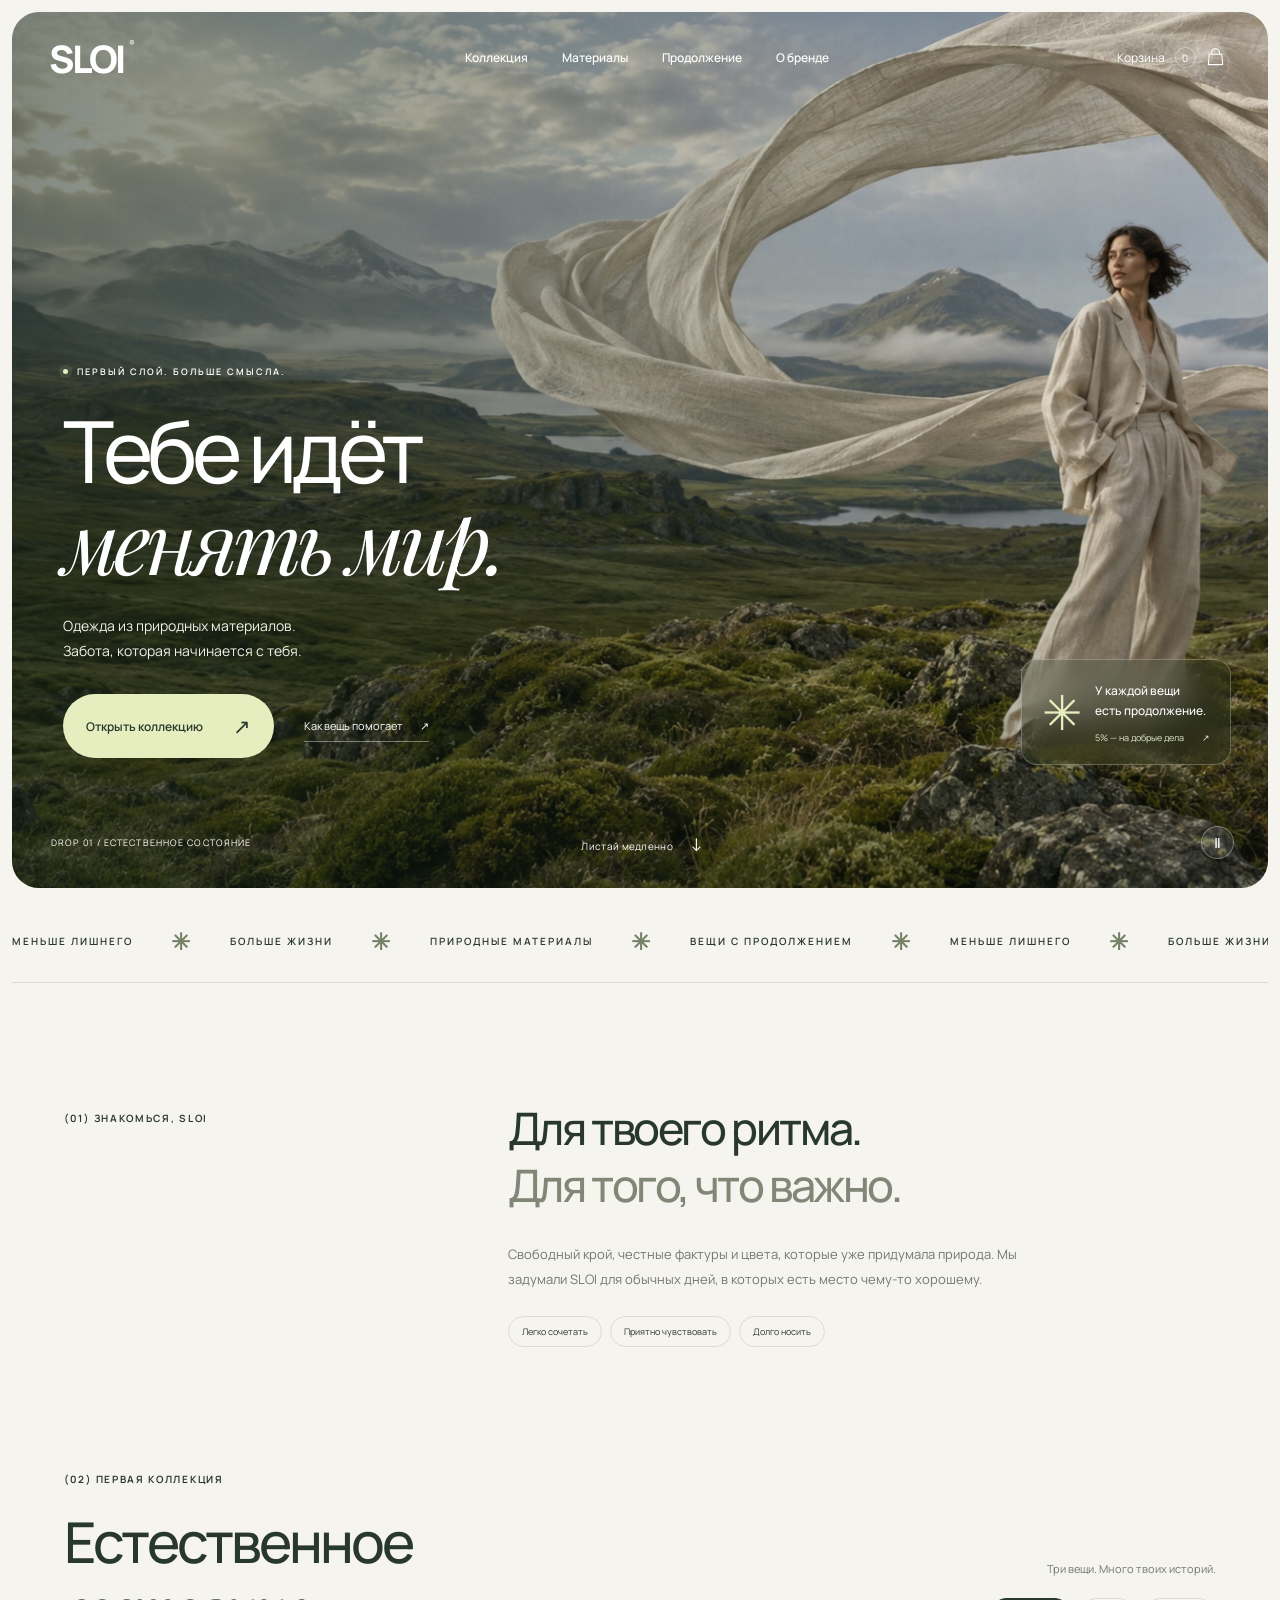
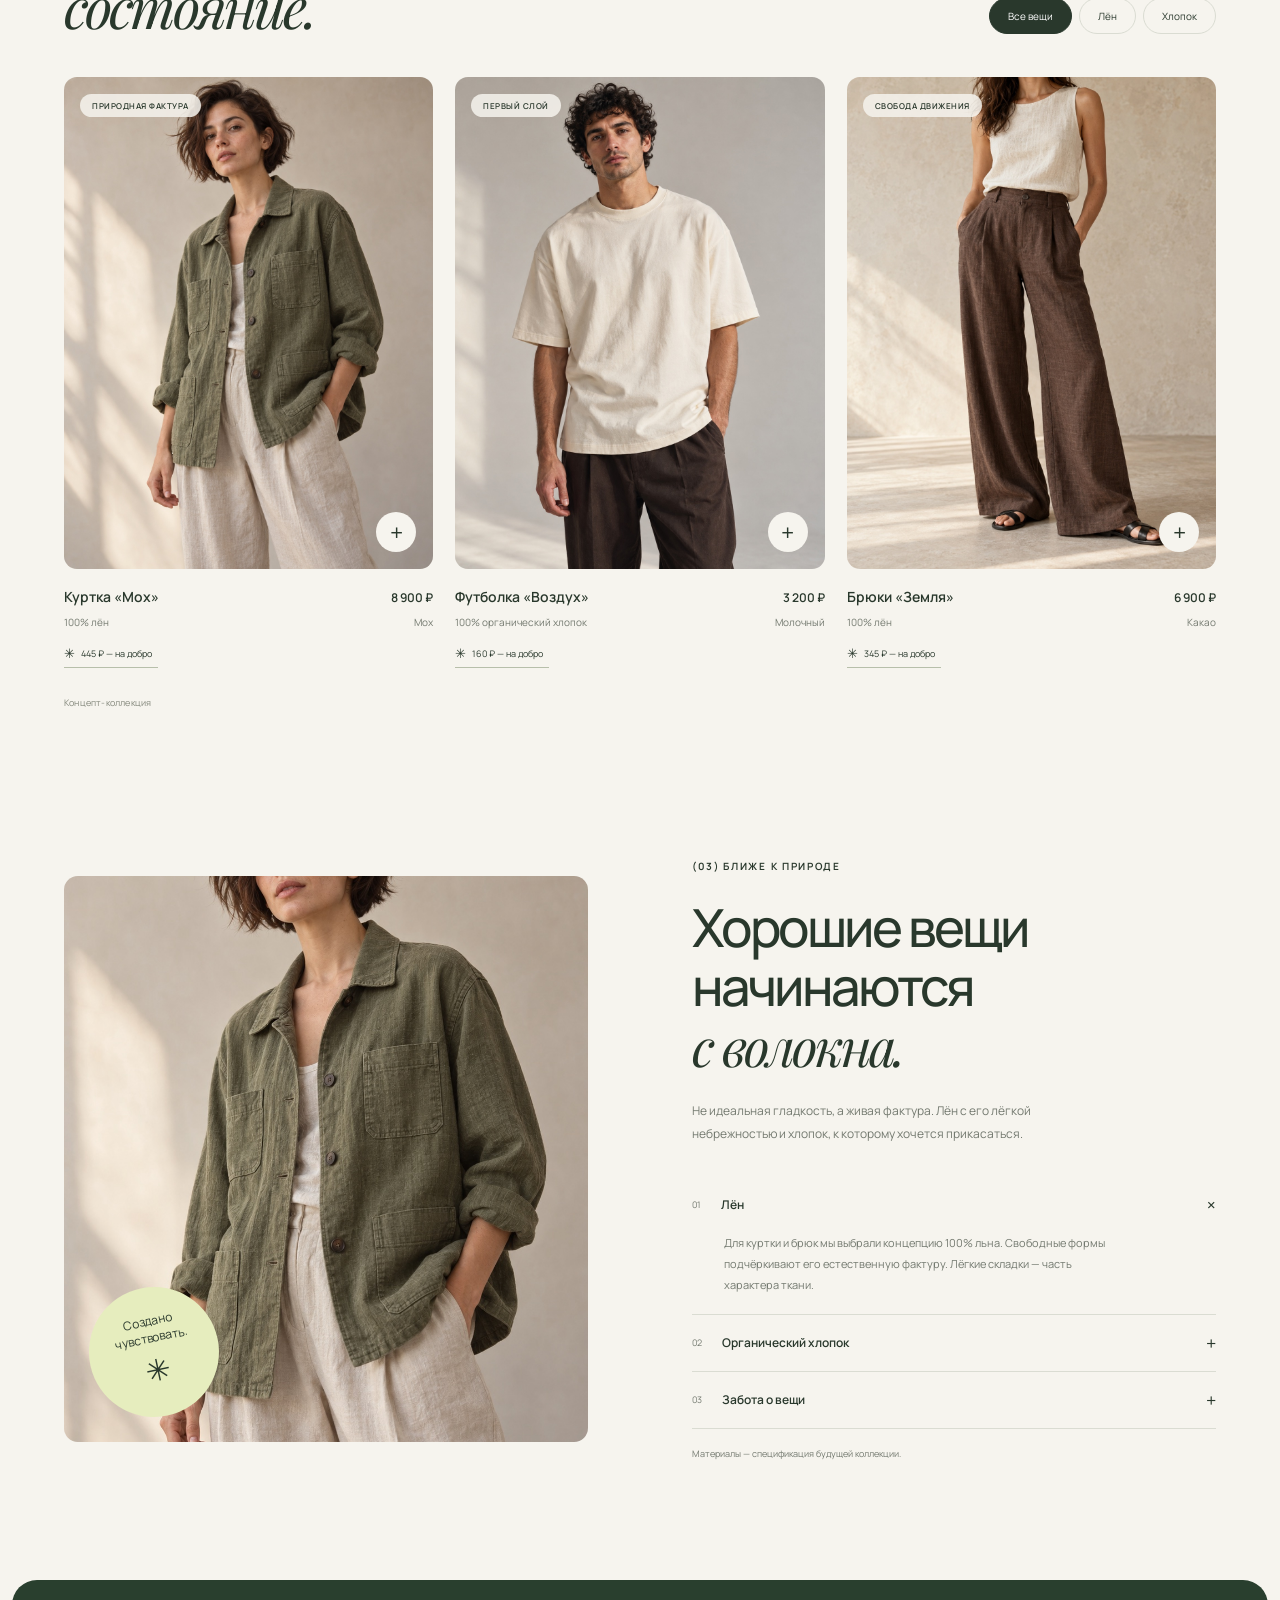
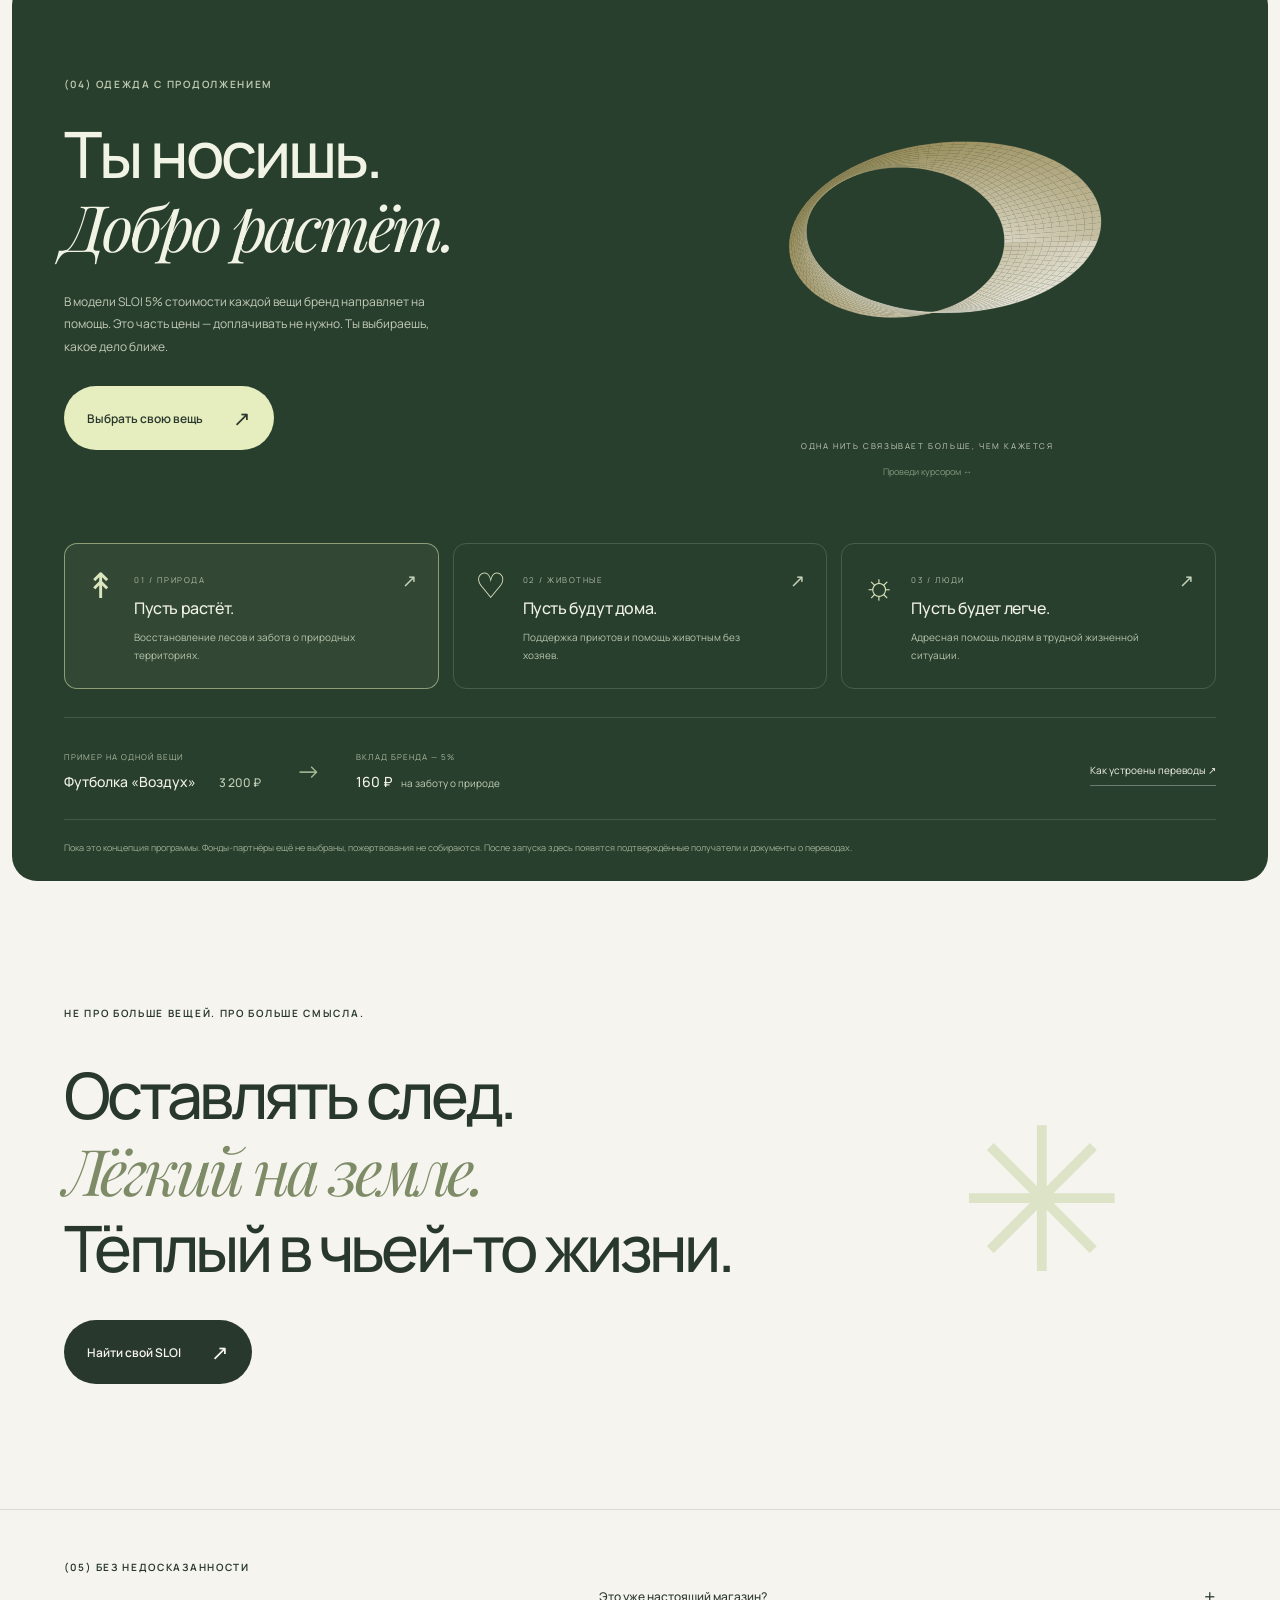
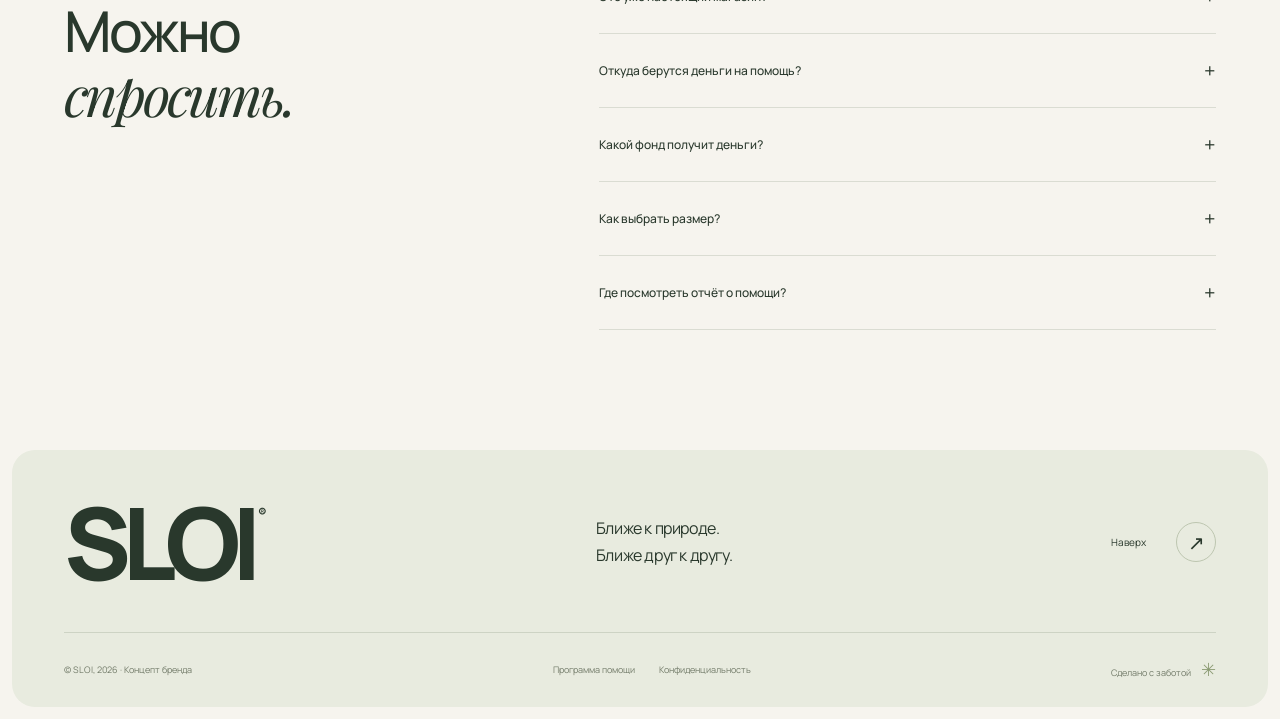
<file: sloi-site/index.html>
<!doctype html>
<html lang="ru">
<head>
<meta charset="UTF-8"><meta name="viewport" content="width=device-width, initial-scale=1.0"><meta name="theme-color" content="#273a2b">
<title>SLOI — Одежда с продолжением</title><meta name="description" content="Природные материалы, свободные формы и забота, которая продолжается после покупки. Открой первую коллекцию SLOI.">
<link rel="icon" href="data:image/svg+xml,%3Csvg xmlns='http://www.w3.org/2000/svg' viewBox='0 0 80 80'%3E%3Crect width='80' height='80' rx='20' fill='%232c402e'/%3E%3Ctext x='40' y='57' text-anchor='middle' font-size='54' font-family='Georgia' fill='%23ecefd0'%3ES%3C/text%3E%3C/svg%3E">
<link rel="preconnect" href="https://fonts.googleapis.com"><link rel="preconnect" href="https://fonts.gstatic.com" crossorigin><link href="https://fonts.googleapis.com/css2?family=Manrope:wght@400;450;500;550;600;650;700;800&family=Playfair+Display:ital,wght@1,400;1,500&display=swap" rel="stylesheet">
<link rel="stylesheet" href="styles.css"><script src="app.js" defer></script>
</head>
<body>
<a class="skip-link" href="#collection">Перейти к коллекции</a>
<main>
<section class="hero" id="top" aria-label="SLOI — первая коллекция">
<div class="hero-media"><img src="assets/hero.jpg" alt="Модель в льняном костюме в горной долине; над ней парит огромная светлая лента ткани" width="1672" height="941" fetchpriority="high"><video id="heroVideo" autoplay muted loop playsinline preload="auto" poster="assets/hero.jpg" aria-hidden="true"><source src="assets/hero.mp4" type="video/mp4"></video></div><div class="hero-shade"></div>
<header class="header"><a class="logo" href="#top" aria-label="SLOI — на главную">SLOI<span>®</span></a><nav class="desktop-nav" aria-label="Основная навигация"><a href="#collection">Коллекция</a><a href="#materials">Материалы</a><a href="#impact">Продолжение</a><a href="#about">О бренде</a></nav><div class="header-actions"><button class="cart-trigger" data-cart aria-label="Открыть корзину">Корзина <span class="cart-count">0</span><svg viewBox="0 0 24 24" aria-hidden="true"><path d="M7 8V6a5 5 0 0 1 10 0v2M4 8h16l1 13H3L4 8Z"/></svg></button><button class="menu-trigger" aria-label="Открыть меню" aria-expanded="false"><span></span><span></span></button></div></header>
<nav class="mobile-nav" aria-label="Мобильная навигация" hidden><a href="#collection">Коллекция</a><a href="#materials">Материалы</a><a href="#impact">Продолжение</a><a href="#about">О бренде</a></nav>
<div class="hero-copy"><div class="eyebrow hero-eyebrow"><span class="live-dot"></span> ПЕРВЫЙ СЛОЙ. БОЛЬШЕ СМЫСЛА.</div><h1>Тебе идёт<br><em>менять мир.</em></h1><p>Одежда из природных материалов.<br>Забота, которая начинается с тебя.</p><div class="hero-cta"><a href="#collection" class="button button-lime">Открыть коллекцию <span>↗</span></a><a class="text-link" href="#impact">Как вещь помогает <span>↗</span></a></div></div>
<div class="hero-bottom"><span>DROP 01 / ЕСТЕСТВЕННОЕ СОСТОЯНИЕ</span><a href="#collection" aria-label="Прокрутить к коллекции">Листай медленно <span>↓</span></a><button class="motion-toggle" id="motionToggle" aria-label="Остановить анимации" aria-pressed="false"><span aria-hidden="true">Ⅱ</span></button></div>
<a href="#impact" class="hero-impact"><span class="impact-star">✳</span><div><strong>У каждой вещи <br>есть продолжение.</strong><small>5% — на добрые дела <span>↗</span></small></div></a>
</section>
<div class="ticker" aria-hidden="true"><div class="ticker-track"><span>МЕНЬШЕ ЛИШНЕГО</span><i>✳</i><span>БОЛЬШЕ ЖИЗНИ</span><i>✳</i><span>ПРИРОДНЫЕ МАТЕРИАЛЫ</span><i>✳</i><span>ВЕЩИ С ПРОДОЛЖЕНИЕМ</span><i>✳</i><span>МЕНЬШЕ ЛИШНЕГО</span><i>✳</i><span>БОЛЬШЕ ЖИЗНИ</span><i>✳</i><span>ПРИРОДНЫЕ МАТЕРИАЛЫ</span><i>✳</i><span>ВЕЩИ С ПРОДОЛЖЕНИЕМ</span><i>✳</i></div></div>
<section class="intro section-wrap reveal" id="about"><span class="section-index">(01) ЗНАКОМЬСЯ, SLOI</span><div><h2>Для твоего ритма.<br><span>Для того, что важно.</span></h2><p>Свободный крой, честные фактуры и цвета, которые уже придумала природа. Мы задумали SLOI для обычных дней, в которых есть место чему-то хорошему.</p><div class="intro-tags"><span>Легко сочетать</span><span>Приятно чувствовать</span><span>Долго носить</span></div></div></section>
<section id="collection" class="collection section-wrap"><div class="section-head reveal"><div><span class="section-index">(02) ПЕРВАЯ КОЛЛЕКЦИЯ</span><h2>Естественное<br><em>состояние.</em></h2></div><div class="collection-aside"><p>Три вещи. Много твоих историй.</p><div class="filters" role="group" aria-label="Фильтр по материалу"><button class="active" data-filter="all" aria-pressed="true">Все вещи</button><button data-filter="linen" aria-pressed="false">Лён</button><button data-filter="cotton" aria-pressed="false">Хлопок</button></div></div></div><div class="products" id="products"></div><p class="collection-note">Концепт-коллекция</p></section>
<section id="materials" class="materials section-wrap"><div class="material-photo reveal"><img src="assets/jacket.jpg" alt="Льняная куртка цвета мха: фактура, карманы и свободный крой" loading="lazy" width="1086" height="1448"><div class="material-sticker">Создано<br>чувствовать.<span>✳</span></div></div><div class="material-copy reveal"><span class="section-index">(03) БЛИЖЕ К ПРИРОДЕ</span><h2>Хорошие вещи<br>начинаются<br><em>с волокна.</em></h2><p>Не идеальная гладкость, а живая фактура. Лён с его лёгкой небрежностью и хлопок, к которому хочется прикасаться.</p><div class="material-rows"><details open><summary><span>01</span> Лён <i>+</i></summary><p>Для куртки и брюк мы выбрали концепцию 100% льна. Свободные формы подчёркивают его естественную фактуру. Лёгкие складки — часть характера ткани.</p></details><details><summary><span>02</span> Органический хлопок <i>+</i></summary><p>Для футболки — плотный органический хлопок. До выпуска коллекции происхождение сырья и состав нужно подтвердить у производителя; сертификаты пока не заявлены.</p></details><details><summary><span>03</span> Забота о вещи <i>+</i></summary><p>Бережная стирка при 30°C, сушка без машинного нагрева и ремонт вместо ранней замены. Окончательные рекомендации появятся на ярлыке после тестирования образцов.</p></details></div><span class="fineprint">Материалы — спецификация будущей коллекции.</span></div></section>
<section id="impact" class="impact-section"><div class="impact-top"><div class="impact-copy reveal"><span class="section-index">(04) ОДЕЖДА С ПРОДОЛЖЕНИЕМ</span><h2>Ты носишь.<br><em>Добро растёт.</em></h2><p>В модели SLOI 5% стоимости каждой вещи бренд направляет на помощь. Это часть цены — доплачивать не нужно. Ты выбираешь, какое дело ближе.</p><a href="#collection" class="button button-lime">Выбрать свою вещь <span>↗</span></a></div><div class="ribbon-wrap"><canvas id="ribbonCanvas" role="img" aria-label="Медленно вращающаяся объёмная лента, символ непрерывной заботы"></canvas><span class="ribbon-caption">ОДНА НИТЬ СВЯЗЫВАЕТ БОЛЬШЕ, ЧЕМ КАЖЕТСЯ</span><span class="ribbon-tip">Проведи курсором ↔</span></div></div><div class="cause-selector" role="group" aria-label="Выбрать направление помощи"><button class="cause active" data-cause="nature" aria-pressed="true"><span class="cause-icon">↟</span><div><span>01 / ПРИРОДА</span><h3>Пусть растёт.</h3><p>Восстановление лесов и забота о природных территориях.</p></div><i>↗</i></button><button class="cause" data-cause="animals" aria-pressed="false"><span class="cause-icon">♡</span><div><span>02 / ЖИВОТНЫЕ</span><h3>Пусть будут дома.</h3><p>Поддержка приютов и помощь животным без хозяев.</p></div><i>↗</i></button><button class="cause" data-cause="people" aria-pressed="false"><span class="cause-icon">☼</span><div><span>03 / ЛЮДИ</span><h3>Пусть будет легче.</h3><p>Адресная помощь людям в трудной жизненной ситуации.</p></div><i>↗</i></button></div><div class="impact-calculator"><div><span>ПРИМЕР НА ОДНОЙ ВЕЩИ</span><strong>Футболка «Воздух» <span>3 200 ₽</span></strong></div><span class="calc-arrow">→</span><div><span>ВКЛАД БРЕНДА — 5%</span><strong>160 ₽ <em id="causeText">на заботу о природе</em></strong></div><button class="under-link" data-info="impact">Как устроены переводы ↗</button></div><p class="impact-disclosure">Пока это концепция программы. Фонды-партнёры ещё не выбраны, пожертвования не собираются. После запуска здесь появятся подтверждённые получатели и документы о переводах.</p></section>
<section class="manifesto section-wrap reveal"><span class="section-index">НЕ ПРО БОЛЬШЕ ВЕЩЕЙ. ПРО БОЛЬШЕ СМЫСЛА.</span><h2>Оставлять след.<br><em>Лёгкий на земле.</em><br>Тёплый в чьей-то жизни.</h2><a href="#collection" class="button button-dark">Найти свой SLOI <span>↗</span></a><span class="manifesto-star" aria-hidden="true">✳</span></section>
<section class="faq section-wrap"><div class="reveal"><span class="section-index">(05) БЕЗ НЕДОСКАЗАННОСТИ</span><h2>Можно<br><em>спросить.</em></h2></div><div class="faq-items reveal"><details><summary>Это уже настоящий магазин?<span>+</span></summary><p>Пока это работающий концепт бренда: можно изучить вещи, выбрать размер, собрать корзину и сохранить демозаказ. Товары ещё не выпущены; оплата и доставка не подключены.</p></details><details><summary>Откуда берутся деньги на помощь?<span>+</span></summary><p>По задумке 5% стоимости вещей выделяет бренд из своей выручки. В корзине отдельно показан этот вклад. Дополнительное округление суммы — только по твоему желанию, оно выключено по умолчанию.</p></details><details><summary>Какой фонд получит деньги?<span>+</span></summary><p>Сейчас можно выбрать направление: природа, животные или люди. До запуска нужно заключить договоры с фондами и показать их реквизиты. Мы не выдаём направления за существующие партнёрства.</p></details><details><summary>Как выбрать размер?<span>+</span></summary><p>Открой карточку вещи и таблицу размеров. Пока она иллюстрирует будущую размерную сетку; перед продажами её сверят с реальными образцами.</p></details><details><summary>Где посмотреть отчёт о помощи?<span>+</span></summary><p>После запуска программы отчёты будут содержать период, получателя, сумму и платёжные документы. Сейчас переводов не было, поэтому счётчик помощи и выдуманные отчёты здесь не публикуются.</p></details></div></section>
</main>
<footer class="footer"><div class="footer-top"><a href="#top" class="footer-logo" aria-label="SLOI — наверх">SLOI<sup>®</sup></a><p>Ближе к природе.<br>Ближе друг к другу.</p><a href="#top" class="back-top">Наверх <span>↗</span></a></div><div class="footer-bottom"><span>© SLOI, 2026 · Концепт бренда</span><div><button data-info="impact">Программа помощи</button><button data-info="privacy">Конфиденциальность</button></div><span>Сделано с заботой <i>✳</i></span></div></footer>
<dialog id="productDialog" class="product-dialog"><button class="dialog-close" aria-label="Закрыть карточку">×</button><div id="productContent"></div></dialog>
<dialog id="cartDialog" class="cart-dialog"><div class="cart-header"><div><span class="section-index">ВЕЩИ, КОТОРЫЕ ТЕБЕ БЛИЗКИ</span><h2>Твой слой<span>♡</span></h2></div><button class="dialog-close" aria-label="Закрыть корзину">×</button></div><div id="cartContent"></div></dialog>
<dialog id="infoDialog" class="info-dialog"><button class="dialog-close" aria-label="Закрыть информацию">×</button><div id="infoContent"></div></dialog>
<div id="toast" class="toast" role="status" aria-live="polite"></div>
</body></html>
</file>
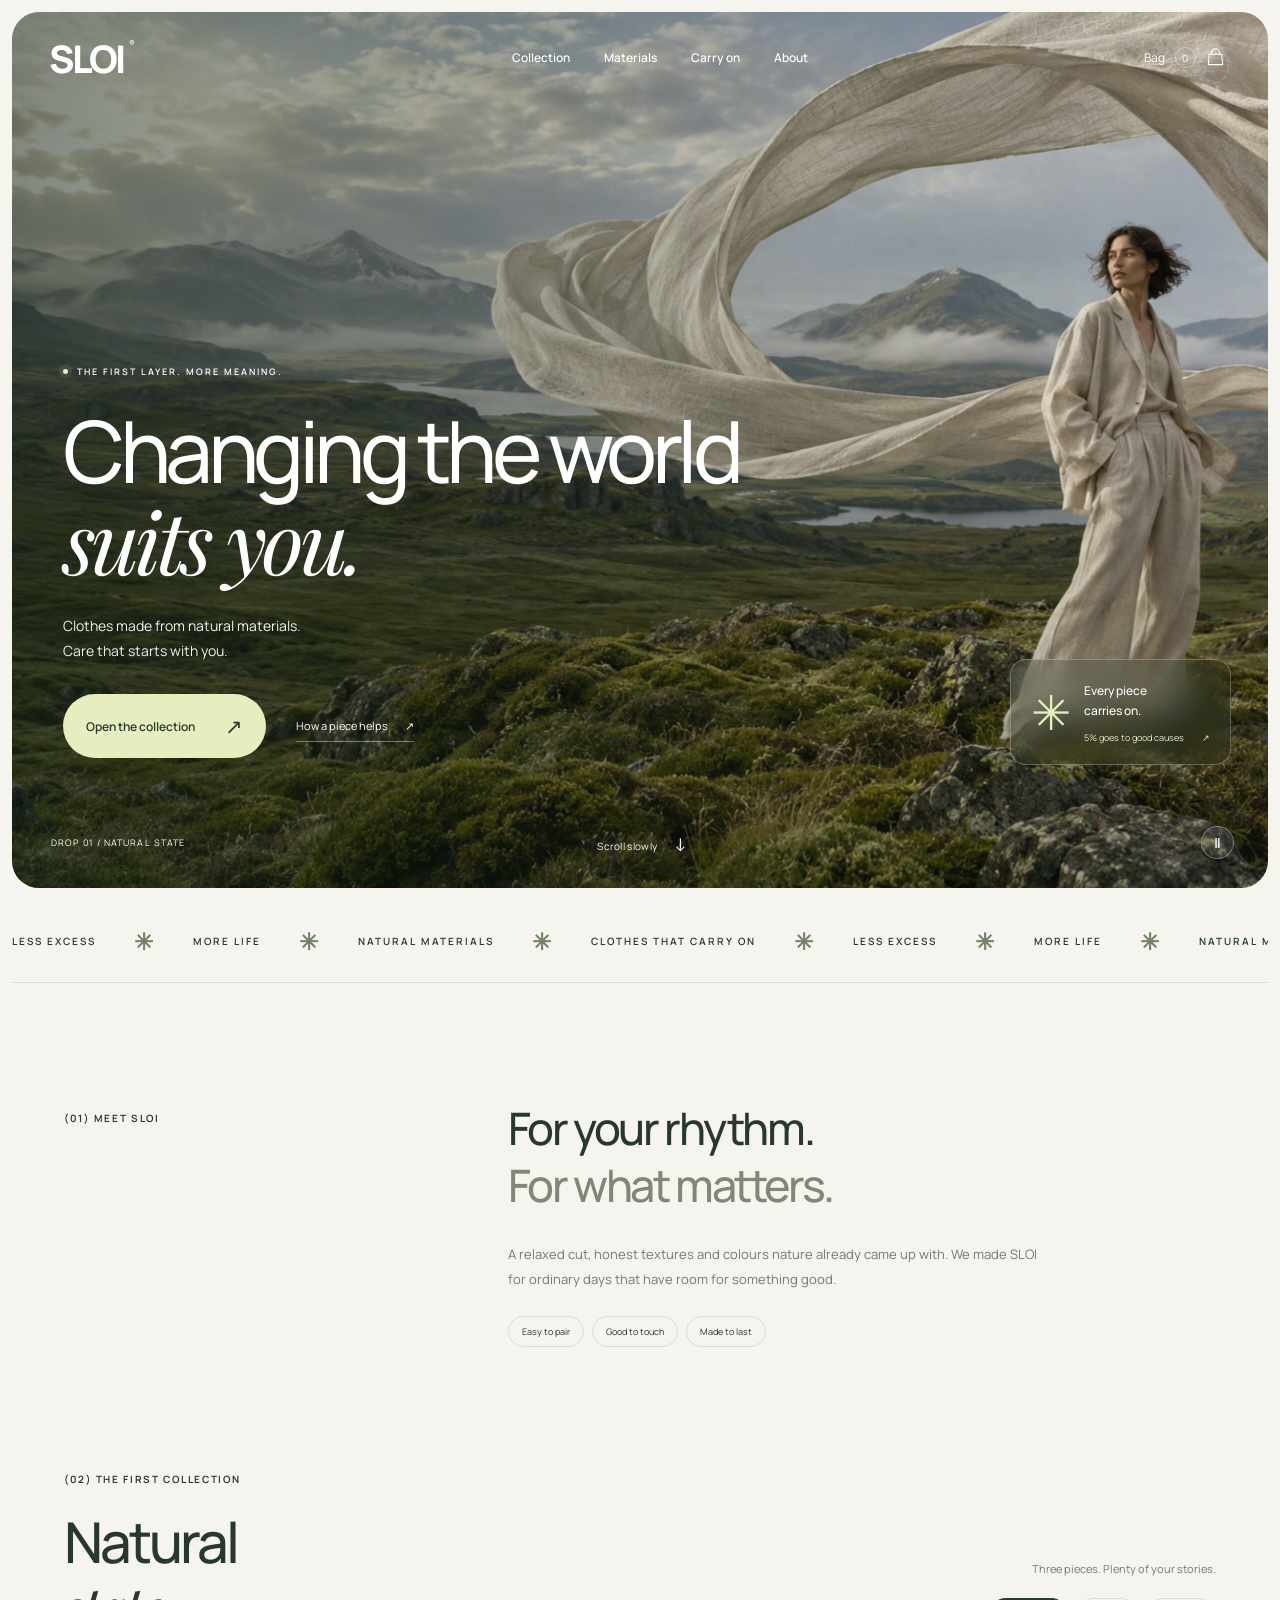
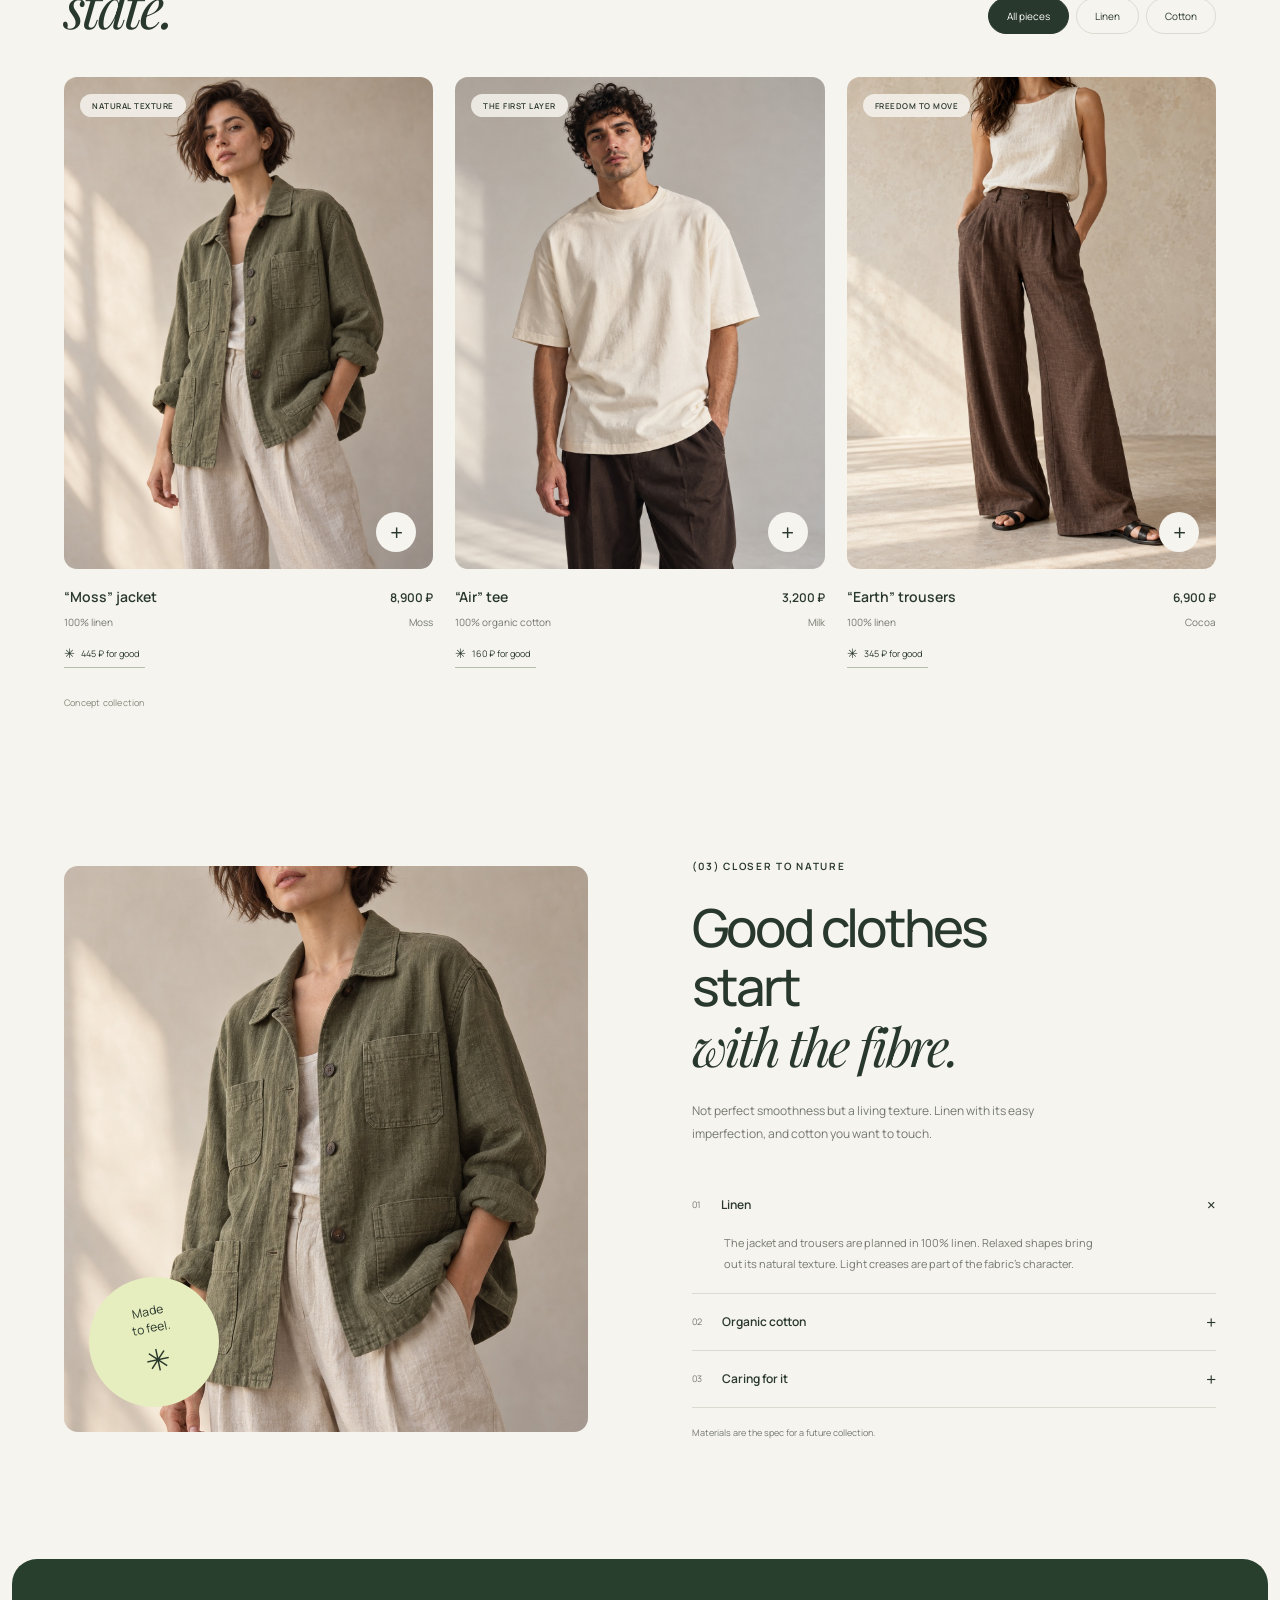
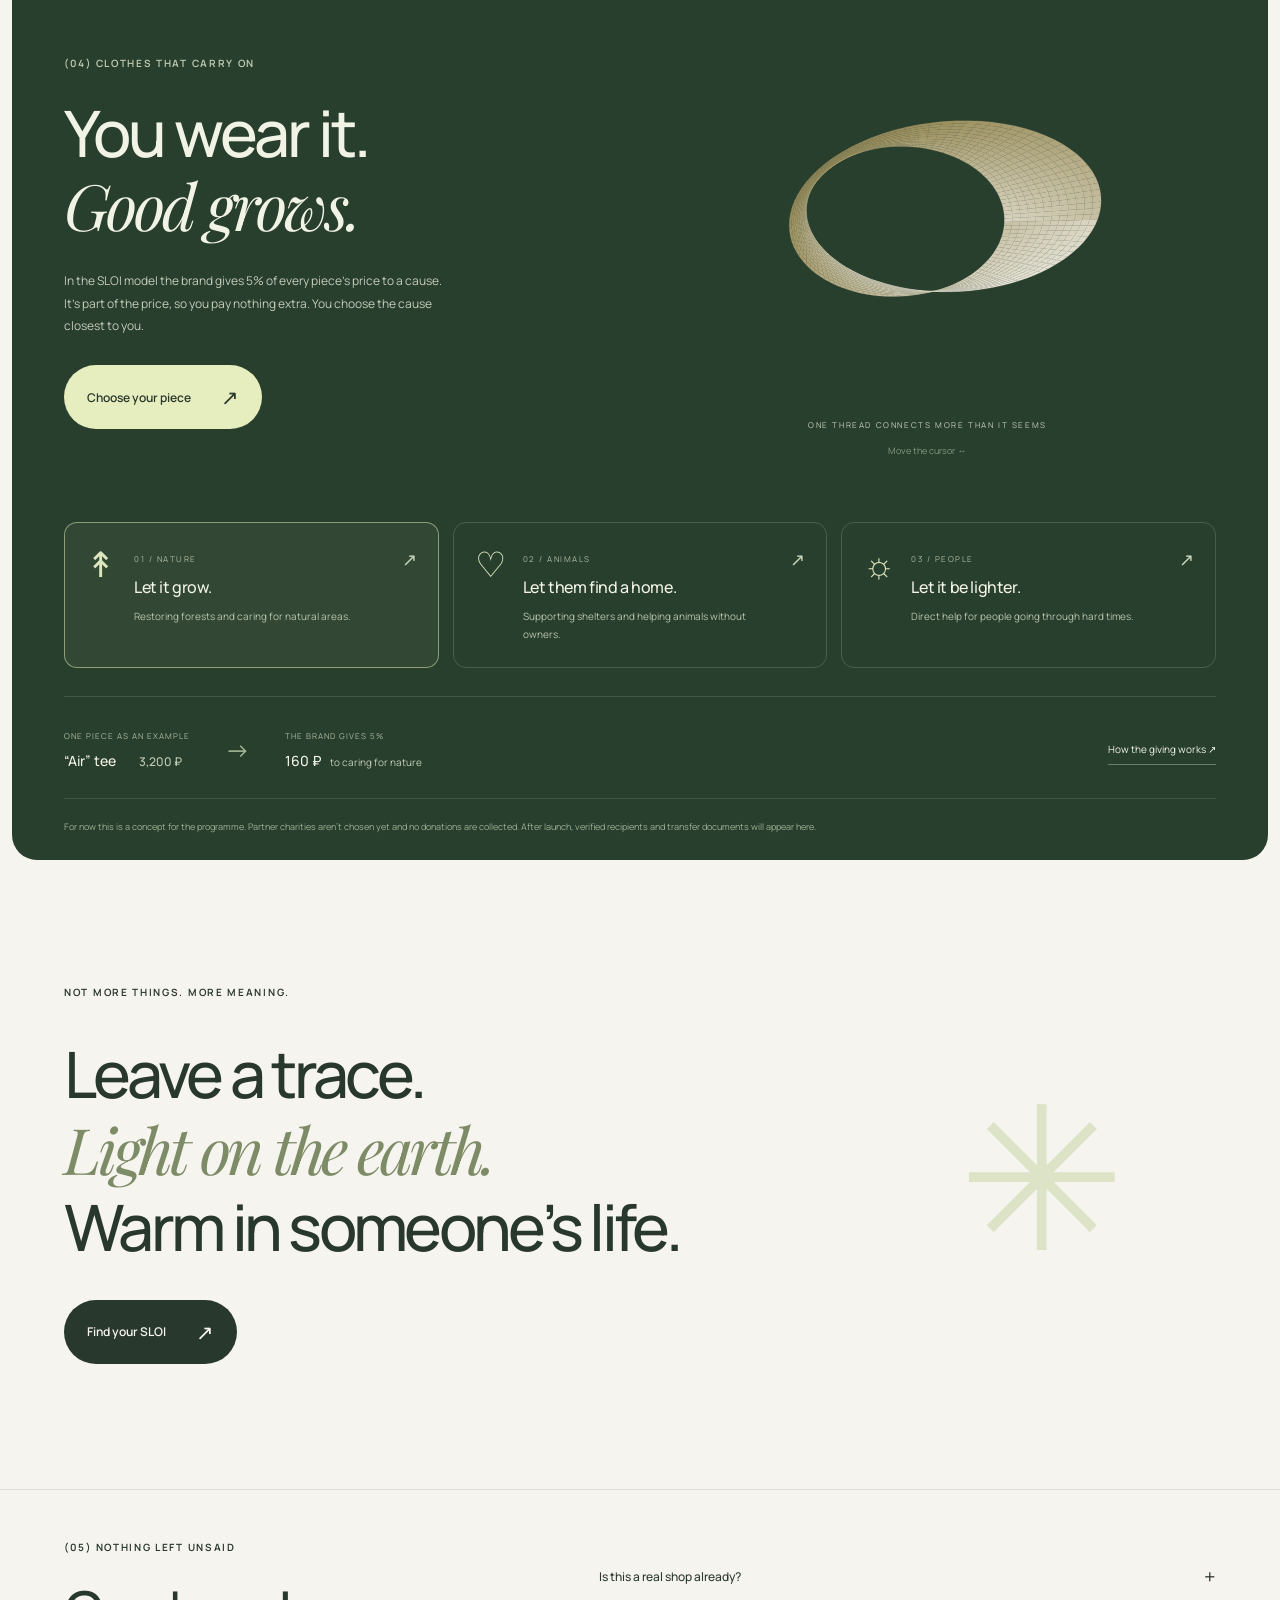
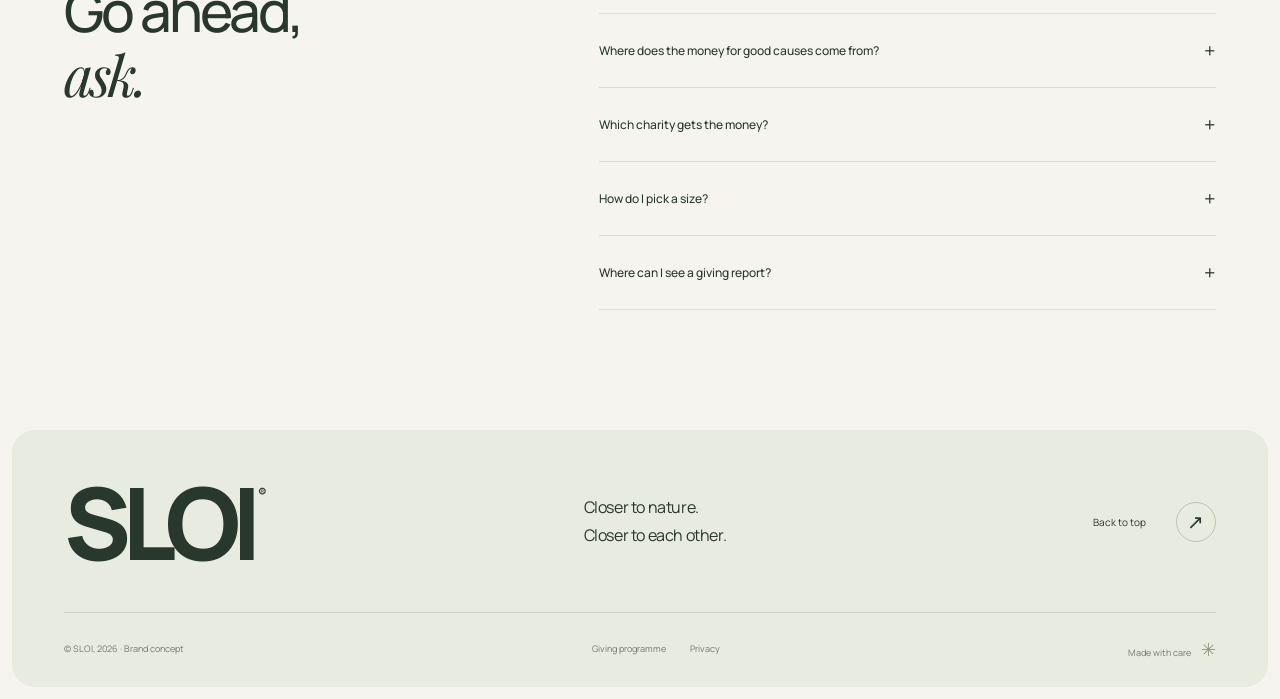
<file: sloi-site/index.en.html>
<!doctype html>
<html lang="en">
<head>
<meta charset="UTF-8"><meta name="viewport" content="width=device-width, initial-scale=1.0"><meta name="theme-color" content="#273a2b">
<title>SLOI — Clothes that carry on</title><meta name="description" content="Natural materials, relaxed shapes and care that carries on after the purchase. Open the first SLOI collection.">
<link rel="icon" href="data:image/svg+xml,%3Csvg xmlns='http://www.w3.org/2000/svg' viewBox='0 0 80 80'%3E%3Crect width='80' height='80' rx='20' fill='%232c402e'/%3E%3Ctext x='40' y='57' text-anchor='middle' font-size='54' font-family='Georgia' fill='%23ecefd0'%3ES%3C/text%3E%3C/svg%3E">
<link rel="preconnect" href="https://fonts.googleapis.com"><link rel="preconnect" href="https://fonts.gstatic.com" crossorigin><link href="https://fonts.googleapis.com/css2?family=Manrope:wght@400;450;500;550;600;650;700;800&family=Playfair+Display:ital,wght@1,400;1,500&display=swap" rel="stylesheet">
<link rel="stylesheet" href="styles.css"><script src="app.js" defer></script>
</head>
<body>
<a class="skip-link" href="#collection">Skip to the collection</a>
<main>
<section class="hero" id="top" aria-label="SLOI — the first collection">
<div class="hero-media"><img src="assets/hero.jpg" alt="A model in a linen suit in a mountain valley, with a huge pale ribbon of fabric floating above" width="1672" height="941" fetchpriority="high"><video id="heroVideo" autoplay muted loop playsinline preload="auto" poster="assets/hero.jpg" aria-hidden="true"><source src="assets/hero.mp4" type="video/mp4"></video></div><div class="hero-shade"></div>
<header class="header"><a class="logo" href="#top" aria-label="SLOI — home">SLOI<span>®</span></a><nav class="desktop-nav" aria-label="Main navigation"><a href="#collection">Collection</a><a href="#materials">Materials</a><a href="#impact">Carry on</a><a href="#about">About</a></nav><div class="header-actions"><button class="cart-trigger" data-cart aria-label="Open the bag">Bag <span class="cart-count">0</span><svg viewBox="0 0 24 24" aria-hidden="true"><path d="M7 8V6a5 5 0 0 1 10 0v2M4 8h16l1 13H3L4 8Z"/></svg></button><button class="menu-trigger" aria-label="Open the menu" aria-expanded="false"><span></span><span></span></button></div></header>
<nav class="mobile-nav" aria-label="Mobile navigation" hidden><a href="#collection">Collection</a><a href="#materials">Materials</a><a href="#impact">Carry on</a><a href="#about">About</a></nav>
<div class="hero-copy"><div class="eyebrow hero-eyebrow"><span class="live-dot"></span> THE FIRST LAYER. MORE MEANING.</div><h1>Changing the world<br><em>suits you.</em></h1><p>Clothes made from natural materials.<br>Care that starts with you.</p><div class="hero-cta"><a href="#collection" class="button button-lime">Open the collection <span>↗</span></a><a class="text-link" href="#impact">How a piece helps <span>↗</span></a></div></div>
<div class="hero-bottom"><span>DROP 01 / NATURAL STATE</span><a href="#collection" aria-label="Scroll to the collection">Scroll slowly <span>↓</span></a><button class="motion-toggle" id="motionToggle" aria-label="Pause the motion" aria-pressed="false"><span aria-hidden="true">Ⅱ</span></button></div>
<a href="#impact" class="hero-impact"><span class="impact-star">✳</span><div><strong>Every piece <br>carries on.</strong><small>5% goes to good causes <span>↗</span></small></div></a>
</section>
<div class="ticker" aria-hidden="true"><div class="ticker-track"><span>LESS EXCESS</span><i>✳</i><span>MORE LIFE</span><i>✳</i><span>NATURAL MATERIALS</span><i>✳</i><span>CLOTHES THAT CARRY ON</span><i>✳</i><span>LESS EXCESS</span><i>✳</i><span>MORE LIFE</span><i>✳</i><span>NATURAL MATERIALS</span><i>✳</i><span>CLOTHES THAT CARRY ON</span><i>✳</i></div></div>
<section class="intro section-wrap reveal" id="about"><span class="section-index">(01) MEET SLOI</span><div><h2>For your rhythm.<br><span>For what matters.</span></h2><p>A relaxed cut, honest textures and colours nature already came up with. We made SLOI for ordinary days that have room for something good.</p><div class="intro-tags"><span>Easy to pair</span><span>Good to touch</span><span>Made to last</span></div></div></section>
<section id="collection" class="collection section-wrap"><div class="section-head reveal"><div><span class="section-index">(02) THE FIRST COLLECTION</span><h2>Natural<br><em>state.</em></h2></div><div class="collection-aside"><p>Three pieces. Plenty of your stories.</p><div class="filters" role="group" aria-label="Filter by material"><button class="active" data-filter="all" aria-pressed="true">All pieces</button><button data-filter="linen" aria-pressed="false">Linen</button><button data-filter="cotton" aria-pressed="false">Cotton</button></div></div></div><div class="products" id="products"></div><p class="collection-note">Concept collection</p></section>
<section id="materials" class="materials section-wrap"><div class="material-photo reveal"><img src="assets/jacket.jpg" alt="A moss-green linen jacket: texture, pockets and a relaxed cut" loading="lazy" width="1086" height="1448"><div class="material-sticker">Made<br>to feel.<span>✳</span></div></div><div class="material-copy reveal"><span class="section-index">(03) CLOSER TO NATURE</span><h2>Good clothes<br>start<br><em>with the fibre.</em></h2><p>Not perfect smoothness but a living texture. Linen with its easy imperfection, and cotton you want to touch.</p><div class="material-rows"><details open><summary><span>01</span> Linen <i>+</i></summary><p>The jacket and trousers are planned in 100% linen. Relaxed shapes bring out its natural texture. Light creases are part of the fabric’s character.</p></details><details><summary><span>02</span> Organic cotton <i>+</i></summary><p>The tee is planned in heavy organic cotton. Before release the origin and composition must be confirmed with the manufacturer; no certificates are claimed yet.</p></details><details><summary><span>03</span> Caring for it <i>+</i></summary><p>A gentle wash at 30°C, drying without machine heat, and repair instead of early replacement. Final care advice goes on the label after the samples are tested.</p></details></div><span class="fineprint">Materials are the spec for a future collection.</span></div></section>
<section id="impact" class="impact-section"><div class="impact-top"><div class="impact-copy reveal"><span class="section-index">(04) CLOTHES THAT CARRY ON</span><h2>You wear it.<br><em>Good grows.</em></h2><p>In the SLOI model the brand gives 5% of every piece’s price to a cause. It’s part of the price, so you pay nothing extra. You choose the cause closest to you.</p><a href="#collection" class="button button-lime">Choose your piece <span>↗</span></a></div><div class="ribbon-wrap"><canvas id="ribbonCanvas" role="img" aria-label="A slowly turning 3D ribbon, a symbol of care that keeps going"></canvas><span class="ribbon-caption">ONE THREAD CONNECTS MORE THAN IT SEEMS</span><span class="ribbon-tip">Move the cursor ↔</span></div></div><div class="cause-selector" role="group" aria-label="Choose a cause"><button class="cause active" data-cause="nature" aria-pressed="true"><span class="cause-icon">↟</span><div><span>01 / NATURE</span><h3>Let it grow.</h3><p>Restoring forests and caring for natural areas.</p></div><i>↗</i></button><button class="cause" data-cause="animals" aria-pressed="false"><span class="cause-icon">♡</span><div><span>02 / ANIMALS</span><h3>Let them find a home.</h3><p>Supporting shelters and helping animals without owners.</p></div><i>↗</i></button><button class="cause" data-cause="people" aria-pressed="false"><span class="cause-icon">☼</span><div><span>03 / PEOPLE</span><h3>Let it be lighter.</h3><p>Direct help for people going through hard times.</p></div><i>↗</i></button></div><div class="impact-calculator"><div><span>ONE PIECE AS AN EXAMPLE</span><strong>“Air” tee <span>3,200 ₽</span></strong></div><span class="calc-arrow">→</span><div><span>THE BRAND GIVES 5%</span><strong>160 ₽ <em id="causeText">to caring for nature</em></strong></div><button class="under-link" data-info="impact">How the giving works ↗</button></div><p class="impact-disclosure">For now this is a concept for the programme. Partner charities aren’t chosen yet and no donations are collected. After launch, verified recipients and transfer documents will appear here.</p></section>
<section class="manifesto section-wrap reveal"><span class="section-index">NOT MORE THINGS. MORE MEANING.</span><h2>Leave a trace.<br><em>Light on the earth.</em><br>Warm in someone’s life.</h2><a href="#collection" class="button button-dark">Find your SLOI <span>↗</span></a><span class="manifesto-star" aria-hidden="true">✳</span></section>
<section class="faq section-wrap"><div class="reveal"><span class="section-index">(05) NOTHING LEFT UNSAID</span><h2>Go ahead,<br><em>ask.</em></h2></div><div class="faq-items reveal"><details><summary>Is this a real shop already?<span>+</span></summary><p>For now it’s a working brand concept: you can browse the pieces, pick a size, fill a bag and save a demo order. The clothes aren’t produced yet; payment and delivery aren’t connected.</p></details><details><summary>Where does the money for good causes come from?<span>+</span></summary><p>By design the brand gives 5% of the price from its own revenue. The bag shows this contribution separately. Rounding the total up is only if you want it, and it’s off by default.</p></details><details><summary>Which charity gets the money?<span>+</span></summary><p>For now you choose a cause: nature, animals or people. Before launch we need contracts with charities and to publish their details. We don’t pass these causes off as existing partnerships.</p></details><details><summary>How do I pick a size?<span>+</span></summary><p>Open a piece and its size chart. For now it illustrates the future size range; before sales it will be checked against real samples.</p></details><details><summary>Where can I see a giving report?<span>+</span></summary><p>After the programme launches, reports will show the period, the recipient, the amount and payment documents. No transfers have happened yet, so there is no giving counter and no made-up reports here.</p></details></div></section>
</main>
<footer class="footer"><div class="footer-top"><a href="#top" class="footer-logo" aria-label="SLOI — back to top">SLOI<sup>®</sup></a><p>Closer to nature.<br>Closer to each other.</p><a href="#top" class="back-top">Back to top <span>↗</span></a></div><div class="footer-bottom"><span>© SLOI, 2026 · Brand concept</span><div><button data-info="impact">Giving programme</button><button data-info="privacy">Privacy</button></div><span>Made with care <i>✳</i></span></div></footer>
<dialog id="productDialog" class="product-dialog"><button class="dialog-close" aria-label="Close the piece">×</button><div id="productContent"></div></dialog>
<dialog id="cartDialog" class="cart-dialog"><div class="cart-header"><div><span class="section-index">PIECES YOU’RE DRAWN TO</span><h2>Your layer<span>♡</span></h2></div><button class="dialog-close" aria-label="Close the bag">×</button></div><div id="cartContent"></div></dialog>
<dialog id="infoDialog" class="info-dialog"><button class="dialog-close" aria-label="Close the info">×</button><div id="infoContent"></div></dialog>
<div id="toast" class="toast" role="status" aria-live="polite"></div>
</body></html>
</file>
<file: sloi-site/styles.css>
:root{--paper:#f6f4ee;--ink:#29382c;--muted:#73796f;--lime:#e6edbe;--line:#dadcd2;--serif:'Playfair Display',Georgia,serif;--sans:'Manrope',Arial,sans-serif}*{box-sizing:border-box}html{scroll-behavior:smooth;scroll-padding-top:24px}body{margin:0;background:var(--paper);color:var(--ink);font-family:var(--sans);font-size:14px;-webkit-font-smoothing:antialiased}button,a,input,select{ -webkit-tap-highlight-color:transparent}button,input,select{font:inherit}button,a{touch-action:manipulation}button{cursor:pointer;color:inherit}button{border:0}a{color:inherit;text-decoration:none}button:focus-visible,a:focus-visible,summary:focus-visible,select:focus-visible{outline:3px solid #a9bd6a;outline-offset:5px}button:disabled{cursor:not-allowed;opacity:.5}[hidden]{display:none!important}::selection{background:#d9e4ae;color:#273a2b}em{font-family:var(--serif);font-weight:400}h1,h2,h3,p{margin:0}h2{font-size:clamp(42px,4.4vw,70px);font-weight:500;letter-spacing:-3px;line-height:1.12}.section-wrap{max-width:1600px;padding:0 64px;margin:0 auto}.section-index{font-size:10px;font-weight:650;letter-spacing:1.7px;display:block}.button{display:inline-flex;align-items:center;justify-content:space-between;gap:30px;padding:18px 23px;border-radius:40px;font-weight:600;font-size:12px;min-height:55px;transition:background .2s,transform .2s}.button:hover{transform:translateY(-3px)}.button span{font-size:21px;font-weight:400}.button-lime{background:var(--lime);color:var(--ink)}.button-lime:hover{background:#f1f6d5}.button-dark{background:var(--ink);color:var(--paper)}.button-dark:hover{background:#41563b}.skip-link{position:fixed;top:-80px;z-index:99;background:var(--lime);padding:15px}.skip-link:focus{top:10px}.hero{margin:12px;height:calc(100svh - 24px);min-height:730px;max-height:1100px;border-radius:27px;overflow:hidden;position:relative;color:#fff}.hero-media,.hero-shade{position:absolute;inset:0}.hero-media{will-change:transform;transform:scale(1.025)}.hero-media img,.hero-media video{width:100%;height:100%;object-fit:cover;position:absolute;inset:0;object-position:61% center}.hero-media video{opacity:0;transition:opacity 1s}.hero-media video.ready{opacity:1}.hero-shade{background:linear-gradient(90deg,rgba(16,31,20,.52),rgba(15,30,16,.14) 62%,transparent),linear-gradient(0deg,rgba(14,26,17,.28),transparent 50%);pointer-events:none}.header{position:absolute;z-index:3;top:25px;left:37px;right:37px;display:flex;align-items:center;justify-content:space-between}.logo{font-size:38px;font-weight:800;letter-spacing:-3.1px;position:relative;line-height:1}.logo span{font-size:9px;font-weight:500;letter-spacing:0;position:absolute;right:-12px;top:0}.desktop-nav{display:flex;gap:34px;margin-left:60px;font-size:12px;font-weight:550}.desktop-nav a{position:relative;padding:12px 0}.desktop-nav a:after{content:'';position:absolute;bottom:3px;left:0;width:0;height:1px;background:currentColor;transition:width .25s}.desktop-nav a:hover:after{width:100%}.header-actions{display:flex;gap:18px;align-items:center}.cart-trigger{background:transparent;color:#fff;display:flex;align-items:center;gap:10px;font-size:12px}.cart-count{font-size:10px;border:1px solid #ffffff60;border-radius:50%;width:21px;height:21px;display:grid;place-items:center}.cart-trigger svg{width:19px;height:21px;fill:none;stroke:currentColor;stroke-width:1.3}.menu-trigger{display:none;background:transparent;width:30px;height:30px;padding:4px}.menu-trigger span{height:1px;background:#fff;display:block;margin:7px 0}.mobile-nav{position:absolute;z-index:5;top:88px;left:15px;right:15px;border-radius:16px;background:var(--paper);color:var(--ink);padding:24px;box-shadow:0 10px 40px #0003;display:grid;gap:18px}.hero-copy{position:absolute;left:51px;bottom:130px;z-index:2}.eyebrow{font-size:9px;font-weight:600;letter-spacing:2px;display:flex;gap:9px;align-items:center}.live-dot{display:block;width:5px;height:5px;background:var(--lime);border-radius:50%;box-shadow:0 0 0 4px #e6edbe18;animation:pulse 3s infinite}.hero h1{font-size:clamp(64px,6.7vw,110px);font-weight:450;letter-spacing:-5.5px;line-height:1.04;margin:28px 0 25px}.hero h1 em{letter-spacing:-4.8px}.hero-copy p{font-size:14px;line-height:1.8;color:#f2f2e9}.hero-cta{display:flex;align-items:center;gap:30px;margin-top:31px}.text-link{font-size:11px;border-bottom:1px solid #ffffff65;padding:8px 0}.text-link span{margin-left:15px}.hero-bottom{position:absolute;bottom:29px;left:39px;right:34px;display:flex;align-items:center;justify-content:space-between;font-size:9px;letter-spacing:1.1px;z-index:2}.hero-bottom>a{position:absolute;left:50%;transform:translateX(-50%);letter-spacing:.3px;font-size:10px}.hero-bottom>a span{margin-left:15px;font-size:18px}.motion-toggle{background:#ffffff13;color:white;border:1px solid #ffffff55;width:33px;height:33px;border-radius:50%;display:grid;place-items:center;font-size:14px}.hero-impact{position:absolute;right:37px;bottom:123px;z-index:2;display:flex;gap:13px;align-items:center;border:1px solid #ffffff40;background:#283d2630;backdrop-filter:blur(16px);border-radius:16px;padding:20px;max-width:250px;transition:background .2s}.hero-impact:hover{background:#2b402690}.hero-impact strong{font-size:12px;font-weight:500;line-height:1.6}.hero-impact small{font-size:9px;display:block;margin-top:11px;color:#e3e8ce}.hero-impact small span{margin-left:16px}.impact-star{font-size:48px;line-height:1;color:var(--lime);animation:spin 40s linear infinite}.ticker{overflow:hidden;border-bottom:1px solid var(--line);margin:0 12px}.ticker-track{display:flex;align-items:center;gap:38px;white-space:nowrap;width:max-content;animation:marquee 55s linear infinite;padding:25px 0;font-size:10px;font-weight:600;letter-spacing:2px}.ticker i{font-style:normal;font-size:23px;color:#748268}.intro{display:grid;grid-template-columns:1fr 1.8fr;gap:50px;padding-top:117px;padding-bottom:115px}.intro>.section-index{padding-top:11px}.intro h2{font-size:clamp(32px,3.5vw,57px);letter-spacing:-2.4px;line-height:1.27}.intro h2 span{color:#818777}.intro p{max-width:530px;color:#73796f;font-size:13px;line-height:1.95;margin-top:28px}.intro-tags{display:flex;gap:8px;flex-wrap:wrap;margin-top:24px}.intro-tags span{font-size:9px;border:1px solid var(--line);border-radius:24px;padding:8px 13px}.collection{padding-top:10px;padding-bottom:110px}.section-head{display:flex;justify-content:space-between;align-items:flex-end;gap:30px;margin-bottom:38px}.section-head h2{margin-top:24px}.collection-aside{padding-bottom:5px}.collection-aside p{font-size:11px;color:var(--muted);margin-bottom:22px;text-align:right}.filters{display:flex;gap:7px}.filters button{background:transparent;border:1px solid var(--line);border-radius:25px;padding:10px 18px;font-size:10px;transition:.2s}.filters button.active,.filters button:hover{background:var(--ink);color:white;border-color:var(--ink)}.products{display:grid;grid-template-columns:repeat(3,1fr);gap:22px;align-items:start}.product-card{min-width:0}.product-image{width:100%;display:block;position:relative;aspect-ratio:3/4;border-radius:13px;overflow:hidden;padding:0;background:#e8e5db;text-align:left}.product-image img{width:100%;height:100%;object-fit:cover;transition:transform .7s cubic-bezier(.2,.6,.3,1)}.product-image:hover img{transform:scale(1.045)}.product-badge{position:absolute;left:16px;top:17px;background:#f6f4eeda;border-radius:20px;padding:6px 12px;font-size:8px;font-weight:600;letter-spacing:.5px}.product-open{position:absolute;bottom:17px;right:17px;background:#f6f4ee;width:40px;height:40px;border-radius:50%;display:grid;place-items:center;font-size:23px;transition:transform .3s}.product-image:hover .product-open{transform:rotate(90deg)}.product-meta{display:flex;justify-content:space-between;gap:10px;margin-top:18px;align-items:baseline}.product-meta h3{font-size:14px;font-weight:600}.product-price{white-space:nowrap;font-size:12px;font-weight:600}.product-sub{display:flex;justify-content:space-between;margin-top:9px;font-size:10px;color:var(--muted);gap:10px}.product-give{display:inline-flex;align-items:center;gap:6px;margin-top:14px;font-size:9px;border-bottom:1px solid #b7bfaa;padding-bottom:5px;background:transparent;padding-left:0}.product-give span{font-size:13px}.collection-note{font-size:9px;color:#83877b;margin-top:28px;letter-spacing:.2px}.materials{display:grid;grid-template-columns:1fr 1fr;gap:9%;padding-top:40px;padding-bottom:120px;align-items:center}.material-photo{position:relative;aspect-ratio:1/1.08;border-radius:14px;overflow:hidden}.material-photo>img{width:100%;height:100%;object-fit:cover;object-position:center 48%;transform:scale(1.15)}.material-sticker{position:absolute;bottom:25px;left:25px;background:var(--lime);border-radius:50%;width:130px;height:130px;display:flex;align-items:center;justify-content:center;flex-direction:column;text-align:center;font-size:12px;line-height:1.4;transform:rotate(-12deg)}.material-sticker span{font-size:30px;margin-top:3px}.material-copy h2{margin-top:25px;font-size:clamp(39px,4.1vw,64px)}.material-copy>p{font-size:12px;line-height:1.9;max-width:400px;margin:24px 0 31px;color:var(--muted)}.material-rows details{border-bottom:1px solid var(--line)}summary{list-style:none;cursor:pointer}summary::-webkit-details-marker{display:none}.material-rows summary{display:flex;align-items:center;padding:16px 0;font-size:12px;font-weight:600;gap:20px}.material-rows summary>span{font-size:9px;color:var(--muted);font-weight:400}.material-rows summary i{font-size:18px;font-style:normal;font-weight:400;margin-left:auto;transition:transform .2s}details[open] summary i,details[open] summary>span:last-child{transform:rotate(45deg)}.material-rows details p{font-size:11px;line-height:1.9;color:var(--muted);padding:0 30px 18px 32px;max-width:450px}.fineprint{font-size:9px;color:var(--muted);display:block;margin-top:18px}.impact-section{background:#293f2e;color:#f1f3e5;margin:0 12px;border-radius:25px;padding:70px 52px 25px;overflow:hidden}.impact-top{display:grid;grid-template-columns:1fr 1.1fr;align-items:center;gap:50px}.impact-copy h2{margin-top:27px;font-size:clamp(50px,5vw,79px)}.impact-copy>p{font-size:12px;line-height:1.9;color:#c4ccb9;max-width:390px;margin:27px 0 27px}.impact-copy>.section-index{color:#bdc9ae}.ribbon-wrap{position:relative;min-width:0}.ribbon-wrap canvas{width:100%;height:390px;display:block}.ribbon-caption{display:block;text-align:center;font-size:8px;letter-spacing:1.6px;color:#c4ccb9}.ribbon-tip{display:block;text-align:center;font-size:9px;color:#83987d;margin-top:14px}.cause-selector{display:grid;grid-template-columns:repeat(3,1fr);gap:14px;margin-top:65px}.cause{display:flex;align-items:flex-start;gap:16px;text-align:left;background:transparent;border:1px solid #ffffff26;border-radius:13px;padding:24px 21px;color:#f1f3e5;transition:background .3s,border .3s}.cause.active,.cause:hover{background:#e6edbe0c;border-color:#d5dfac90}.cause-icon{font-size:35px;line-height:1;color:#dce6be;width:32px;flex-shrink:0}.cause div>span{font-size:8px;letter-spacing:1.5px;color:#aebba3}.cause h3{font-size:16px;font-weight:500;margin:10px 0 9px;letter-spacing:-.4px}.cause p{font-size:10px;line-height:1.8;color:#b7c4ac;max-width:230px}.cause i{font-style:normal;margin-left:auto;font-size:18px;color:#c6d2b8}.impact-calculator{display:flex;align-items:center;gap:35px;padding:33px 0 28px;margin-top:28px;border-top:1px solid #ffffff20;border-bottom:1px solid #ffffff20}.impact-calculator>div>span{display:block;font-size:8px;letter-spacing:1px;color:#aab99f;margin-bottom:10px}.impact-calculator strong{font-size:14px;font-weight:500;display:block}.impact-calculator strong>span{font-size:12px;margin-left:20px;color:#c1cdb5}.impact-calculator strong em{font-family:var(--sans);font-size:10px;font-style:normal;margin-left:6px;color:#c1cdb5}.calc-arrow{font-size:25px;color:#a7ba98}.under-link{margin-left:auto;font-size:10px;border-bottom:1px solid #ffffff50;padding:8px 0;background:transparent;color:inherit}.impact-disclosure{font-size:9px;line-height:1.8;color:#9eaf94;max-width:900px;margin:20px 0 0}.manifesto{position:relative;padding-top:125px;padding-bottom:125px;overflow:hidden}.manifesto h2{font-size:clamp(42px,5vw,80px);line-height:1.18;letter-spacing:-3.7px;margin:37px 0 35px;position:relative;z-index:1}.manifesto h2 em{color:#7d8b67}.manifesto-star{position:absolute;right:12%;top:34%;font-size:200px;color:#dce3c7;line-height:1;animation:spin 90s linear infinite;z-index:0}.faq{display:grid;grid-template-columns:1fr 1.3fr;gap:60px;padding-top:50px;padding-bottom:120px;border-top:1px solid var(--line)}.faq h2{margin-top:25px}.faq-items details{border-bottom:1px solid var(--line)}.faq-items summary{display:flex;align-items:center;justify-content:space-between;gap:20px;padding:23px 0;font-size:12px;font-weight:500}.faq-items summary>span{font-size:20px;font-weight:400;transition:transform .2s}.faq-items p{font-size:11px;line-height:1.9;color:var(--muted);padding-bottom:24px;max-width:520px}.footer{margin:0 12px 12px;background:#e8ebdf;border-radius:23px;padding:42px 52px 26px}.footer-top{display:flex;align-items:center;justify-content:space-between;padding-bottom:40px}.footer-logo{font-size:100px;font-weight:800;letter-spacing:-9px;line-height:1}.footer-logo sup{font-size:13px;letter-spacing:0;vertical-align:top;display:inline-block;margin-top:15px;margin-left:5px}.footer-top p{font-size:16px;line-height:1.7;letter-spacing:-.4px;margin-left:-50px}.back-top{font-size:10px;display:flex;align-items:center;gap:30px}.back-top span{width:40px;height:40px;border:1px solid #bdc6b0;border-radius:50%;display:grid;place-items:center;font-size:20px}.footer-bottom{display:flex;align-items:center;justify-content:space-between;gap:25px;border-top:1px solid #cdd3c4;padding-top:24px;font-size:9px;color:#727b69}.footer-bottom>div{display:flex;gap:24px}.footer-bottom button{background:transparent;font-size:9px;padding:0;color:inherit}.footer-bottom i{font-size:18px;font-style:normal;color:#8a9a72;margin-left:8px}.reveal{opacity:1}.js-ready .reveal{opacity:0;transform:translateY(25px);transition:opacity .8s,transform .8s}.js-ready .reveal.visible{opacity:1;transform:translateY(0)}dialog{border:0;color:var(--ink);background:var(--paper);padding:0;max-height:90svh;box-shadow:0 30px 100px #0003}dialog::backdrop{background:#111e16a6;backdrop-filter:blur(5px)}.dialog-close{position:absolute;right:20px;top:18px;width:35px;height:35px;border-radius:50%;background:#efeee7;z-index:5;font-size:24px;font-weight:400;line-height:1}.product-dialog{width:min(900px,92vw);max-width:900px;border-radius:20px}.product-detail{display:grid;grid-template-columns:1fr 1fr}.product-detail>img{width:100%;height:100%;max-height:740px;object-fit:cover}.product-detail-copy{padding:54px 34px 32px}.product-detail-copy h2{font-size:36px;letter-spacing:-1.4px;margin:18px 0 10px}.detail-price{font-size:18px;margin:14px 0 16px}.product-description{font-size:11px;line-height:1.9;color:var(--muted)}.size-heading{display:flex;justify-content:space-between;font-size:10px;margin-top:27px;align-items:center}.size-heading button{font-size:9px;text-decoration:underline;background:transparent}.sizes{display:flex;gap:8px;margin:13px 0 20px}.sizes button{width:46px;height:40px;border:1px solid var(--line);border-radius:6px;background:transparent;font-size:11px}.sizes button.active{background:var(--ink);color:var(--paper);border-color:var(--ink)}.add-cart{width:100%;border-radius:8px;font-size:12px}.detail-impact{font-size:10px;line-height:1.8;background:#e9eddf;border-radius:8px;padding:13px;margin:15px 0;color:#536445}.detail-impact strong{font-weight:650}.detail-meta{font-size:10px;line-height:1.9;padding-top:10px;display:grid;gap:7px}.size-table{margin:15px 0;font-size:10px;width:100%;border-collapse:collapse}.size-table th,.size-table td{text-align:left;padding:9px 5px;border-bottom:1px solid var(--line)}.size-note{font-size:9px;color:var(--muted);line-height:1.6}.cart-dialog{width:490px;max-width:100vw;margin:0 0 0 auto;height:100svh;max-height:100svh;border-radius:18px 0 0 18px;padding:33px 28px}.cart-header{position:relative;display:flex;justify-content:space-between;align-items:center;margin-bottom:30px}.cart-header .dialog-close{top:-8px;right:-8px}.cart-header h2{font-size:34px;letter-spacing:-1.4px;margin-top:17px}.cart-header h2>span{margin-left:14px;font-size:25px;color:#8a9c70}.cart-header .section-index{font-size:8px}.cart-item{display:grid;grid-template-columns:72px 1fr;gap:15px;padding:19px 0;border-bottom:1px solid var(--line)}.cart-item>img{width:72px;height:96px;object-fit:cover;border-radius:7px}.cart-item h3{font-size:12px;font-weight:600;margin:3px 0 7px}.cart-item p{font-size:10px;color:var(--muted);margin-bottom:13px}.cart-item-bottom{display:flex;align-items:center;justify-content:space-between;gap:7px}.qty{display:flex;align-items:center;gap:12px;font-size:11px}.qty button{width:23px;height:23px;background:transparent;border:1px solid var(--line);border-radius:4px;font-size:13px}.item-total{font-size:11px;font-weight:600}.remove-item{font-size:16px;background:transparent;color:#8e9388;padding:3px}.cart-impact{background:#e7ecdc;border-radius:12px;padding:18px;margin-top:24px}.cart-impact h3{font-size:13px;font-weight:600}.cart-impact>p{font-size:10px;line-height:1.8;margin:10px 0;color:#63735a}.cart-impact select{width:100%;background:var(--paper);border:1px solid #d1dac4;border-radius:7px;padding:11px;font-size:11px;color:var(--ink);margin-top:5px}.round-label{display:flex;align-items:flex-start;gap:10px;font-size:10px;line-height:1.8;margin:15px 0 3px;cursor:pointer}.round-label input{accent-color:#3b5835;width:16px;height:16px;margin:2px 0 0;flex-shrink:0}.cart-totals{display:grid;gap:12px;margin:25px 0;font-size:11px}.cart-totals>div{display:flex;justify-content:space-between;gap:15px}.cart-totals .grand-total{font-size:17px;border-top:1px solid var(--line);padding-top:17px;margin-top:4px;font-weight:600}.checkout-button{width:100%;border-radius:8px}.cart-disclaimer{font-size:9px;color:var(--muted);line-height:1.8;margin:12px 0}.empty-cart{padding:70px 10px;text-align:center}.empty-cart .empty-icon{font-size:55px;color:#9ca988;margin-bottom:25px}.empty-cart h3{font-size:22px;font-weight:500;letter-spacing:-.7px}.empty-cart p{font-size:11px;color:var(--muted);line-height:1.8;margin:17px auto 24px;max-width:270px}.info-dialog{max-width:600px;width:90vw;border-radius:20px;padding:50px 35px 35px}.info-dialog h2{font-size:35px;letter-spacing:-1.5px;margin:18px 0 23px}.info-dialog p{font-size:12px;line-height:1.9;color:var(--muted);margin:15px 0}.info-dialog h3{font-size:14px;font-weight:600;margin:25px 0 6px}.order-summary{background:#e9eddf;padding:18px;border-radius:10px;font-size:11px;line-height:2}.order-summary strong{display:block;font-size:14px;margin-bottom:5px}.toast{position:fixed;left:50%;bottom:24px;transform:translate(-50%,30px);background:#2d422f;color:var(--paper);border:1px solid #ffffff20;border-radius:30px;padding:15px 25px;font-size:11px;box-shadow:0 8px 35px #0002;z-index:100;opacity:0;pointer-events:none;transition:.3s;max-width:90vw;text-align:center}.toast.show{opacity:1;transform:translate(-50%,0)}.motion-paused *{animation-play-state:paused!important}@keyframes marquee{to{transform:translateX(-50%)}}@keyframes spin{to{transform:rotate(360deg)}}@keyframes pulse{50%{box-shadow:0 0 0 6px #e6edbe08}}@media(min-width:1700px){.hero-copy{left:5%;bottom:160px}.hero-impact{right:4%;bottom:160px}.header{left:4%;right:4%}.impact-section{padding:85px max(52px,calc((100vw - 1472px)/2)) 30px}}@media(max-width:1050px){.section-wrap{padding-left:35px;padding-right:35px}.desktop-nav{gap:20px;margin-left:0}.hero-copy{left:35px}.hero-impact{right:27px;max-width:210px;padding:15px}.hero h1{font-size:75px}.intro{grid-template-columns:1fr 2fr;gap:25px}.materials{gap:6%}.impact-section{padding-left:35px;padding-right:35px}.cause{padding:20px 14px;gap:10px}.cause-icon{font-size:26px;width:24px}.cause h3{font-size:13px}.impact-calculator{gap:20px}.impact-calculator strong{font-size:12px}.impact-calculator strong>span{margin-left:6px}.ribbon-wrap canvas{height:330px}.impact-top{gap:25px}.footer{padding-left:35px;padding-right:35px}}@media(max-width:760px){h2{letter-spacing:-2px}.section-wrap{padding-left:23px;padding-right:23px}.hero{margin:8px;min-height:770px;height:calc(100svh - 16px);border-radius:20px;max-height:940px}.header{top:25px;left:24px;right:22px}.logo{font-size:32px}.desktop-nav{display:none}.menu-trigger{display:block}.cart-trigger{font-size:10px}.cart-trigger svg{display:none}.header-actions{gap:17px}.hero-media img,.hero-media video{object-position:83% center}.hero-shade{background:linear-gradient(0deg,#102614c7,transparent 85%),linear-gradient(90deg,#1026142e,transparent)}.hero-copy{left:24px;right:20px;bottom:165px}.hero h1{font-size:clamp(54px,10.8vw,80px);letter-spacing:-3px;margin:22px 0}.hero h1 em{letter-spacing:-3px}.eyebrow{font-size:7px;letter-spacing:1.3px}.hero-copy p{font-size:12px}.hero-cta{margin-top:25px;gap:20px;flex-wrap:wrap}.hero-cta .button{font-size:10px;padding:16px 20px;gap:22px;min-height:50px}.text-link{font-size:9px}.hero-impact{left:24px;right:auto;bottom:72px;max-width:none;padding:10px 14px;gap:11px;border-radius:10px}.impact-star{font-size:28px}.hero-impact strong{font-size:10px}.hero-impact strong br{display:none}.hero-impact small{margin-top:4px;font-size:8px}.hero-bottom{left:24px;right:20px;bottom:23px;font-size:6px;letter-spacing:.7px}.hero-bottom>a{display:none}.motion-toggle{width:29px;height:29px}.ticker{margin:0 8px}.ticker-track{gap:25px;padding:20px 0;font-size:8px}.ticker i{font-size:18px}.intro{grid-template-columns:1fr;padding-top:70px;padding-bottom:75px;gap:28px}.intro h2{font-size:36px;letter-spacing:-1.7px}.intro p{font-size:12px;max-width:100%;margin-top:24px}.intro-tags{margin-top:22px}.intro-tags span{font-size:8px;padding:7px 10px}.section-index{font-size:8px;letter-spacing:1.3px}.section-head{display:block;margin-bottom:25px}.section-head h2{font-size:48px;margin-top:22px}.collection-aside{margin-top:25px}.collection-aside p{text-align:left;font-size:10px;margin-bottom:17px}.filters button{font-size:9px;padding:9px 15px}.products{grid-template-columns:1fr 1fr;gap:30px 13px}.product-card:first-child{grid-column:1/-1}.product-card:first-child .product-image{aspect-ratio:4/4.6}.product-card:first-child .product-image img{object-position:center 37%}.product-meta{margin-top:14px;gap:7px;flex-wrap:wrap}.product-meta h3{font-size:12px}.product-price{font-size:11px}.product-sub{font-size:8px;flex-wrap:wrap;gap:4px}.product-give{font-size:8px;margin-top:10px}.product-badge{left:11px;top:12px;font-size:7px;padding:5px 9px}.product-open{width:31px;height:31px;right:11px;bottom:12px;font-size:20px}.collection{padding-bottom:70px}.collection-note{font-size:8px;line-height:1.8}.materials{grid-template-columns:1fr;padding-top:0;padding-bottom:75px;gap:40px}.material-photo{aspect-ratio:1/1.05}.material-copy h2{font-size:48px}.material-copy>p{font-size:12px;max-width:100%}.material-sticker{width:108px;height:108px;left:20px;bottom:20px;font-size:11px}.material-rows summary{font-size:12px}.material-rows details p{font-size:11px}.impact-section{margin:0 8px;padding:44px 22px 24px;border-radius:20px}.impact-top{grid-template-columns:1fr;gap:0}.impact-copy h2{font-size:54px;margin-top:23px}.impact-copy>p{font-size:12px;margin-top:23px}.impact-copy .button{font-size:10px}.ribbon-wrap canvas{height:290px}.ribbon-caption{font-size:6px}.ribbon-tip{font-size:8px;margin-top:10px}.cause-selector{grid-template-columns:1fr;gap:10px;margin-top:32px}.cause{padding:20px;gap:18px;align-items:center}.cause-icon{font-size:34px;width:34px}.cause h3{font-size:16px;margin:8px 0}.cause p{font-size:10px;max-width:100%}.cause i{font-size:21px}.impact-calculator{display:grid;grid-template-columns:1fr auto;gap:20px;margin-top:24px;padding-top:26px;padding-bottom:25px}.impact-calculator>div:first-child{grid-column:1}.calc-arrow{grid-column:2;grid-row:1/3;transform:rotate(90deg)}.impact-calculator>div:nth-of-type(2){grid-column:1}.impact-calculator strong{font-size:14px}.impact-calculator strong>span{font-size:12px;margin-left:15px}.under-link{grid-column:1/-1;justify-self:start;margin-left:0;font-size:9px}.impact-disclosure{font-size:8px}.manifesto{padding-top:75px;padding-bottom:75px}.manifesto h2{font-size:40px;letter-spacing:-2px;line-height:1.22;margin-top:27px}.manifesto>.section-index{font-size:7px}.manifesto-star{font-size:140px;right:-40px;top:32%;opacity:.65}.manifesto>.button{font-size:10px}.faq{grid-template-columns:1fr;gap:30px;padding-top:45px;padding-bottom:70px}.faq h2{font-size:47px}.faq-items summary{font-size:11px;padding:22px 0}.faq-items p{font-size:11px}.footer{margin:0 8px 8px;padding:30px 23px 22px;border-radius:19px}.footer-top{flex-wrap:wrap;gap:27px;padding-bottom:30px}.footer-logo{font-size:80px;letter-spacing:-7px}.footer-logo sup{font-size:10px}.footer-top p{font-size:12px;margin-left:0}.back-top{width:100%;justify-content:space-between;font-size:9px}.back-top span{width:32px;height:32px}.footer-bottom{font-size:8px;align-items:flex-start;flex-direction:column;gap:17px;padding-top:22px}.footer-bottom button{font-size:8px}.footer-bottom>span:last-child{display:none}.product-detail{grid-template-columns:1fr}.product-dialog{max-height:93svh}.product-detail>img{height:300px;object-position:50% 32%}.product-detail-copy{padding:28px 24px}.product-detail-copy h2{font-size:32px}.product-detail .dialog-close{background:#f6f4ee}.info-dialog{padding:48px 25px 28px}.info-dialog h2{font-size:31px}.cart-dialog{border-radius:0;width:100vw;padding:31px 23px}.cart-header h2{font-size:32px}.toast{font-size:10px;padding:13px 20px}.product-card.filtered-single{grid-column:auto}.product-card.filtered-single .product-image{aspect-ratio:3/4}}@media(prefers-reduced-motion:reduce){html{scroll-behavior:auto}*,*:before,*:after{animation:none!important;transition:none!important}.js-ready .reveal{opacity:1;transform:none}}
</file>
